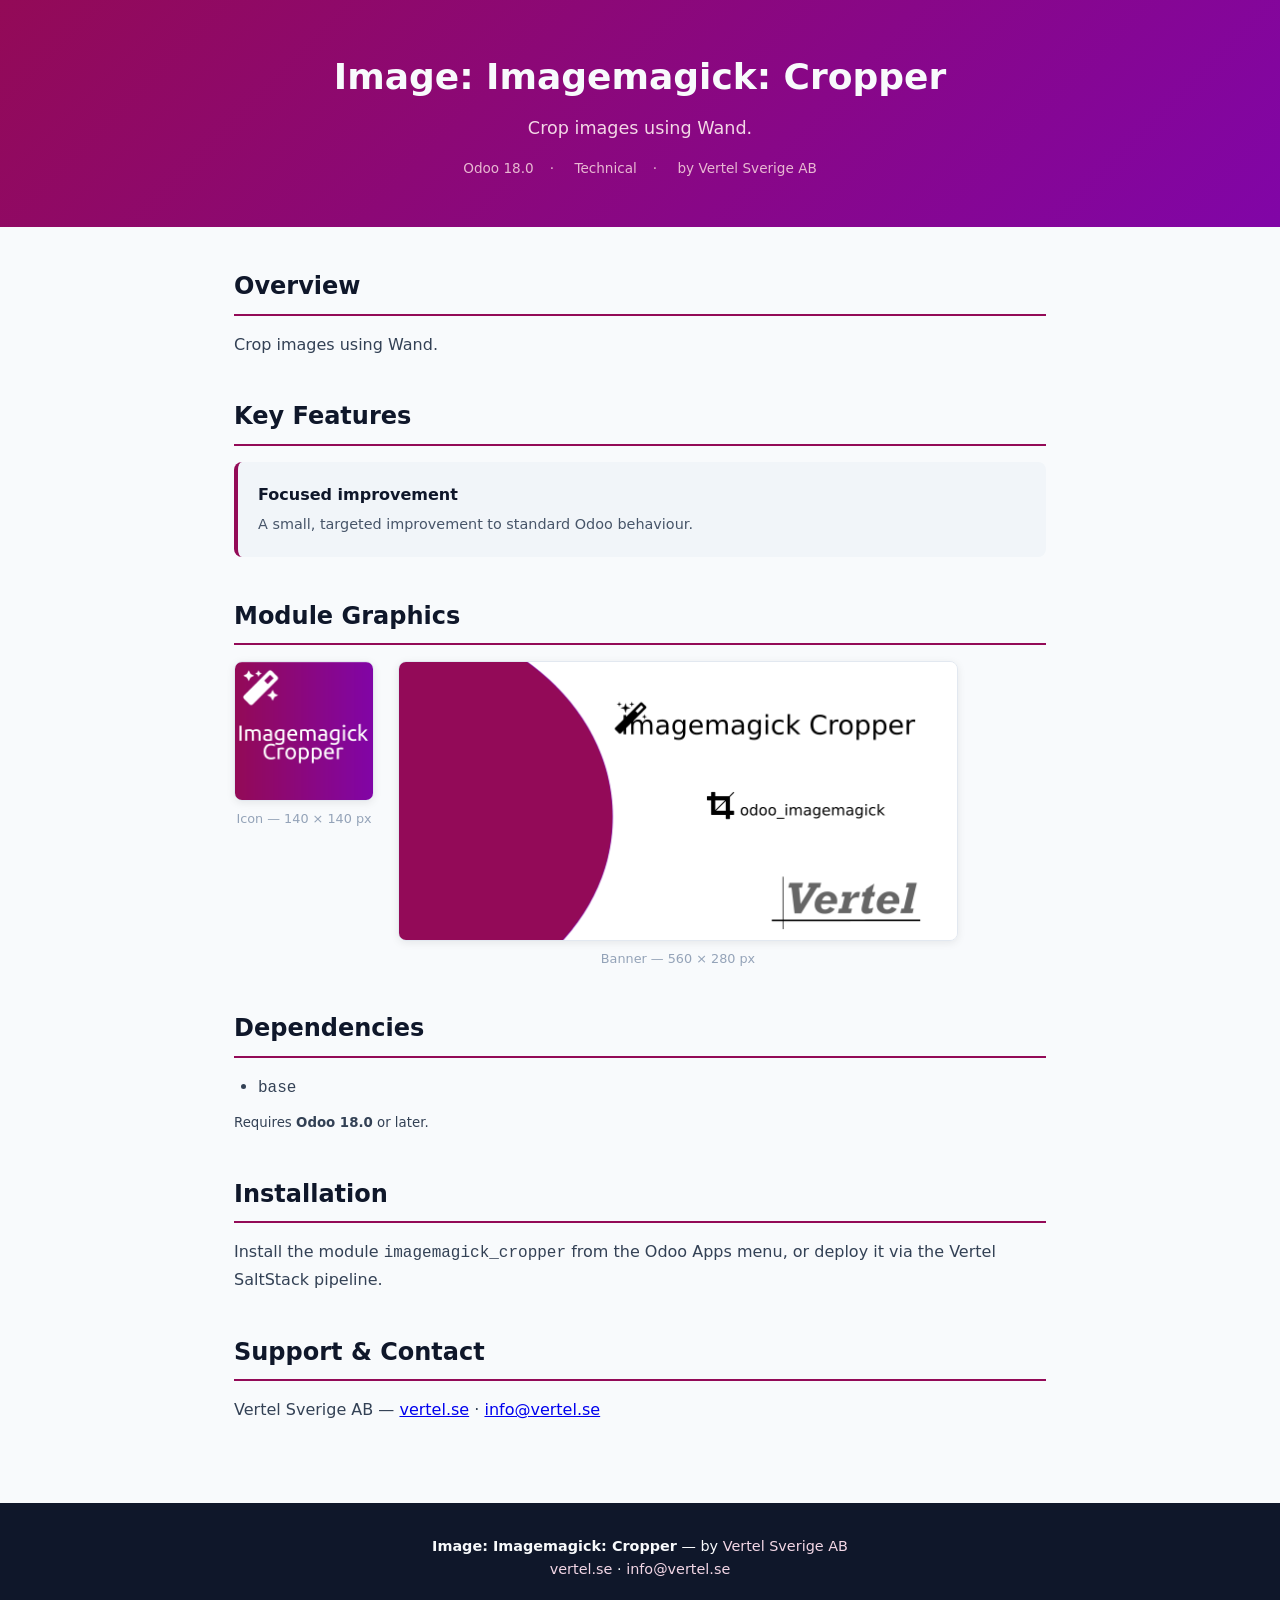
<file: imagemagick_cropper/static/description/index.html>
<!DOCTYPE html>
<html lang="en">
<head>
  <meta charset="UTF-8">
  <meta name="viewport" content="width=device-width, initial-scale=1.0">
  <title>Image: Imagemagick: Cropper &mdash; Vertel for Odoo</title>
  <style>
    :root { --navy:#0F172A; --darkBg:#1E293B; --white:#F8FAFC; --gray:#94A3B8;
             --lightGray:#E2E8F0; --brand:#930a57; --brand2:#8105a7; }
    * { margin:0; padding:0; box-sizing:border-box; }
    body { font-family:Inter,system-ui,-apple-system,sans-serif; color:var(--darkBg);
            background:var(--white); line-height:1.6; }
    .hero { background:linear-gradient(135deg,var(--brand),var(--brand2)); color:var(--white);
             padding:48px 32px; text-align:center; }
    .hero h1 { font-size:2.25rem; font-weight:800; margin-bottom:8px; }
    .hero .subtitle { font-size:1.1rem; color:#f3d7e6; }
    .hero .meta { margin-top:16px; font-size:0.85rem; color:#e8b8d2; }
    .hero .meta span { margin:0 8px; }
    .container { max-width:860px; margin:0 auto; padding:40px 24px; }
    section { margin-bottom:40px; }
    section h2 { font-size:1.5rem; font-weight:700; color:var(--navy);
                  margin-bottom:16px; padding-bottom:8px; border-bottom:2px solid var(--brand); }
    section p, section li { font-size:1rem; color:#334155; }
    section p { margin-bottom:12px; }
    section ul { padding-left:24px; }
    section li { margin-bottom:8px; }
    .feature-grid { display:grid; grid-template-columns:repeat(auto-fit,minmax(240px,1fr));
                     gap:16px; margin-top:16px; }
    .feature-card { background:#F1F5F9; border-radius:8px; padding:20px;
                     border-left:4px solid var(--brand); }
    .feature-card h4 { font-size:1rem; font-weight:600; color:var(--navy); margin-bottom:6px; }
    .feature-card p { font-size:0.9rem; color:#475569; margin:0; }
    .screenshots { display:flex; flex-wrap:wrap; gap:24px; align-items:flex-start; }
    .screenshots figure { margin:0; text-align:center; }
    .screenshots img { display:block; border-radius:8px;
                        box-shadow:0 2px 8px rgba(0,0,0,0.08);
                        border:1px solid var(--lightGray); }
    .screenshots figcaption { margin-top:8px; font-size:0.8rem; color:var(--gray); }
    footer { background:var(--navy); color:var(--white); text-align:center;
              padding:32px 24px; font-size:0.9rem; }
    footer a { color:#f3d7e6; text-decoration:none; }
  </style>
</head>
<body>
<div class="hero">
  <h1>Image: Imagemagick: Cropper</h1>
  <p class="subtitle">Crop images using Wand.</p>
  <div class="meta">
    <span>Odoo 18.0</span><span>&middot;</span>
    <span>Technical</span><span>&middot;</span>
    <span>by Vertel Sverige AB</span>
  </div>
</div>
<div class="container">
  <section id="overview">
    <h2>Overview</h2>
    <p>Crop images using Wand.</p>
  </section>
  <section id="features">
    <h2>Key Features</h2>
    <div class="feature-grid">
      <div class="feature-card"><h4>Focused improvement</h4><p>A small, targeted improvement to standard Odoo behaviour.</p></div>
    </div>
  </section>
  <section id="screenshots">
    <h2>Module Graphics</h2>
    <div class="screenshots">
      <figure>
        <img src="icon.png" alt="Image: Imagemagick: Cropper icon" width="140" height="140">
        <figcaption>Icon &mdash; 140 &times; 140 px</figcaption>
      </figure>
      <figure>
        <img src="banner.png" alt="Image: Imagemagick: Cropper banner" width="560" height="280">
        <figcaption>Banner &mdash; 560 &times; 280 px</figcaption>
      </figure>
    </div>
  </section>
  <section id="dependencies">
    <h2>Dependencies</h2>
    <ul><li><code>base</code></li></ul>
    <p><small>Requires <strong>Odoo 18.0</strong> or later.</small></p>
  </section>
  <section id="installation">
    <h2>Installation</h2>
    <p>Install the module <code>imagemagick_cropper</code> from the Odoo Apps menu,
       or deploy it via the Vertel SaltStack pipeline.</p>
  </section>
  <section id="support">
    <h2>Support &amp; Contact</h2>
    <p>Vertel Sverige AB &mdash; <a href="https://vertel.se">vertel.se</a> &middot;
       <a href="mailto:info@vertel.se">info@vertel.se</a></p>
  </section>
</div>
<footer>
  <p><strong>Image: Imagemagick: Cropper</strong> &mdash; by <a href="https://vertel.se">Vertel Sverige AB</a></p>
  <p><a href="https://vertel.se">vertel.se</a> &middot;
     <a href="mailto:info@vertel.se">info@vertel.se</a></p>
</footer>
</body>
</html>
</file>
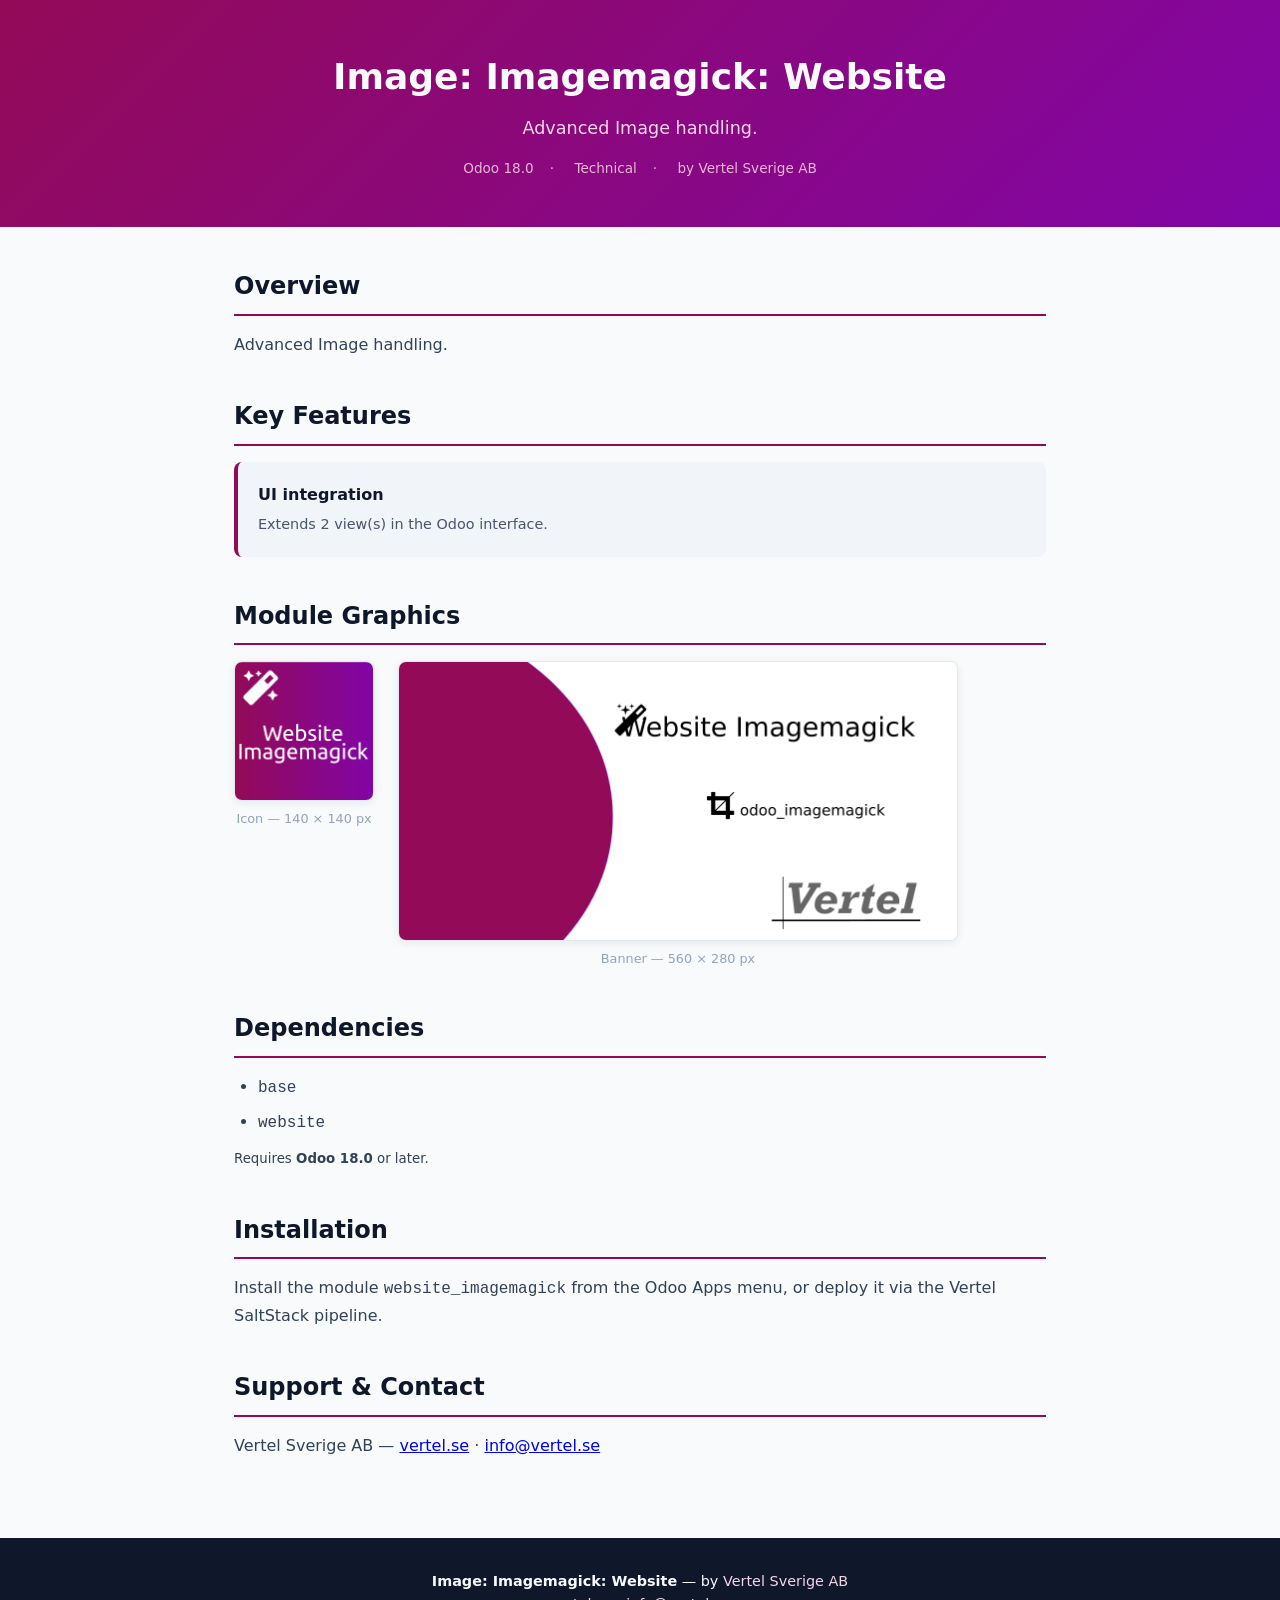
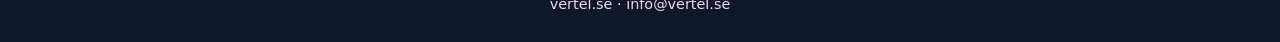
<file: website_imagemagick/static/description/index.html>
<!DOCTYPE html>
<html lang="en">
<head>
  <meta charset="UTF-8">
  <meta name="viewport" content="width=device-width, initial-scale=1.0">
  <title>Image: Imagemagick: Website &mdash; Vertel for Odoo</title>
  <style>
    :root { --navy:#0F172A; --darkBg:#1E293B; --white:#F8FAFC; --gray:#94A3B8;
             --lightGray:#E2E8F0; --brand:#930a57; --brand2:#8105a7; }
    * { margin:0; padding:0; box-sizing:border-box; }
    body { font-family:Inter,system-ui,-apple-system,sans-serif; color:var(--darkBg);
            background:var(--white); line-height:1.6; }
    .hero { background:linear-gradient(135deg,var(--brand),var(--brand2)); color:var(--white);
             padding:48px 32px; text-align:center; }
    .hero h1 { font-size:2.25rem; font-weight:800; margin-bottom:8px; }
    .hero .subtitle { font-size:1.1rem; color:#f3d7e6; }
    .hero .meta { margin-top:16px; font-size:0.85rem; color:#e8b8d2; }
    .hero .meta span { margin:0 8px; }
    .container { max-width:860px; margin:0 auto; padding:40px 24px; }
    section { margin-bottom:40px; }
    section h2 { font-size:1.5rem; font-weight:700; color:var(--navy);
                  margin-bottom:16px; padding-bottom:8px; border-bottom:2px solid var(--brand); }
    section p, section li { font-size:1rem; color:#334155; }
    section p { margin-bottom:12px; }
    section ul { padding-left:24px; }
    section li { margin-bottom:8px; }
    .feature-grid { display:grid; grid-template-columns:repeat(auto-fit,minmax(240px,1fr));
                     gap:16px; margin-top:16px; }
    .feature-card { background:#F1F5F9; border-radius:8px; padding:20px;
                     border-left:4px solid var(--brand); }
    .feature-card h4 { font-size:1rem; font-weight:600; color:var(--navy); margin-bottom:6px; }
    .feature-card p { font-size:0.9rem; color:#475569; margin:0; }
    .screenshots { display:flex; flex-wrap:wrap; gap:24px; align-items:flex-start; }
    .screenshots figure { margin:0; text-align:center; }
    .screenshots img { display:block; border-radius:8px;
                        box-shadow:0 2px 8px rgba(0,0,0,0.08);
                        border:1px solid var(--lightGray); }
    .screenshots figcaption { margin-top:8px; font-size:0.8rem; color:var(--gray); }
    footer { background:var(--navy); color:var(--white); text-align:center;
              padding:32px 24px; font-size:0.9rem; }
    footer a { color:#f3d7e6; text-decoration:none; }
  </style>
</head>
<body>
<div class="hero">
  <h1>Image: Imagemagick: Website</h1>
  <p class="subtitle">Advanced Image handling.</p>
  <div class="meta">
    <span>Odoo 18.0</span><span>&middot;</span>
    <span>Technical</span><span>&middot;</span>
    <span>by Vertel Sverige AB</span>
  </div>
</div>
<div class="container">
  <section id="overview">
    <h2>Overview</h2>
    <p>Advanced Image handling.</p>
  </section>
  <section id="features">
    <h2>Key Features</h2>
    <div class="feature-grid">
      <div class="feature-card"><h4>UI integration</h4><p>Extends 2 view(s) in the Odoo interface.</p></div>
    </div>
  </section>
  <section id="screenshots">
    <h2>Module Graphics</h2>
    <div class="screenshots">
      <figure>
        <img src="icon.png" alt="Image: Imagemagick: Website icon" width="140" height="140">
        <figcaption>Icon &mdash; 140 &times; 140 px</figcaption>
      </figure>
      <figure>
        <img src="banner.png" alt="Image: Imagemagick: Website banner" width="560" height="280">
        <figcaption>Banner &mdash; 560 &times; 280 px</figcaption>
      </figure>
    </div>
  </section>
  <section id="dependencies">
    <h2>Dependencies</h2>
    <ul><li><code>base</code></li><li><code>website</code></li></ul>
    <p><small>Requires <strong>Odoo 18.0</strong> or later.</small></p>
  </section>
  <section id="installation">
    <h2>Installation</h2>
    <p>Install the module <code>website_imagemagick</code> from the Odoo Apps menu,
       or deploy it via the Vertel SaltStack pipeline.</p>
  </section>
  <section id="support">
    <h2>Support &amp; Contact</h2>
    <p>Vertel Sverige AB &mdash; <a href="https://vertel.se">vertel.se</a> &middot;
       <a href="mailto:info@vertel.se">info@vertel.se</a></p>
  </section>
</div>
<footer>
  <p><strong>Image: Imagemagick: Website</strong> &mdash; by <a href="https://vertel.se">Vertel Sverige AB</a></p>
  <p><a href="https://vertel.se">vertel.se</a> &middot;
     <a href="mailto:info@vertel.se">info@vertel.se</a></p>
</footer>
</body>
</html>
</file>
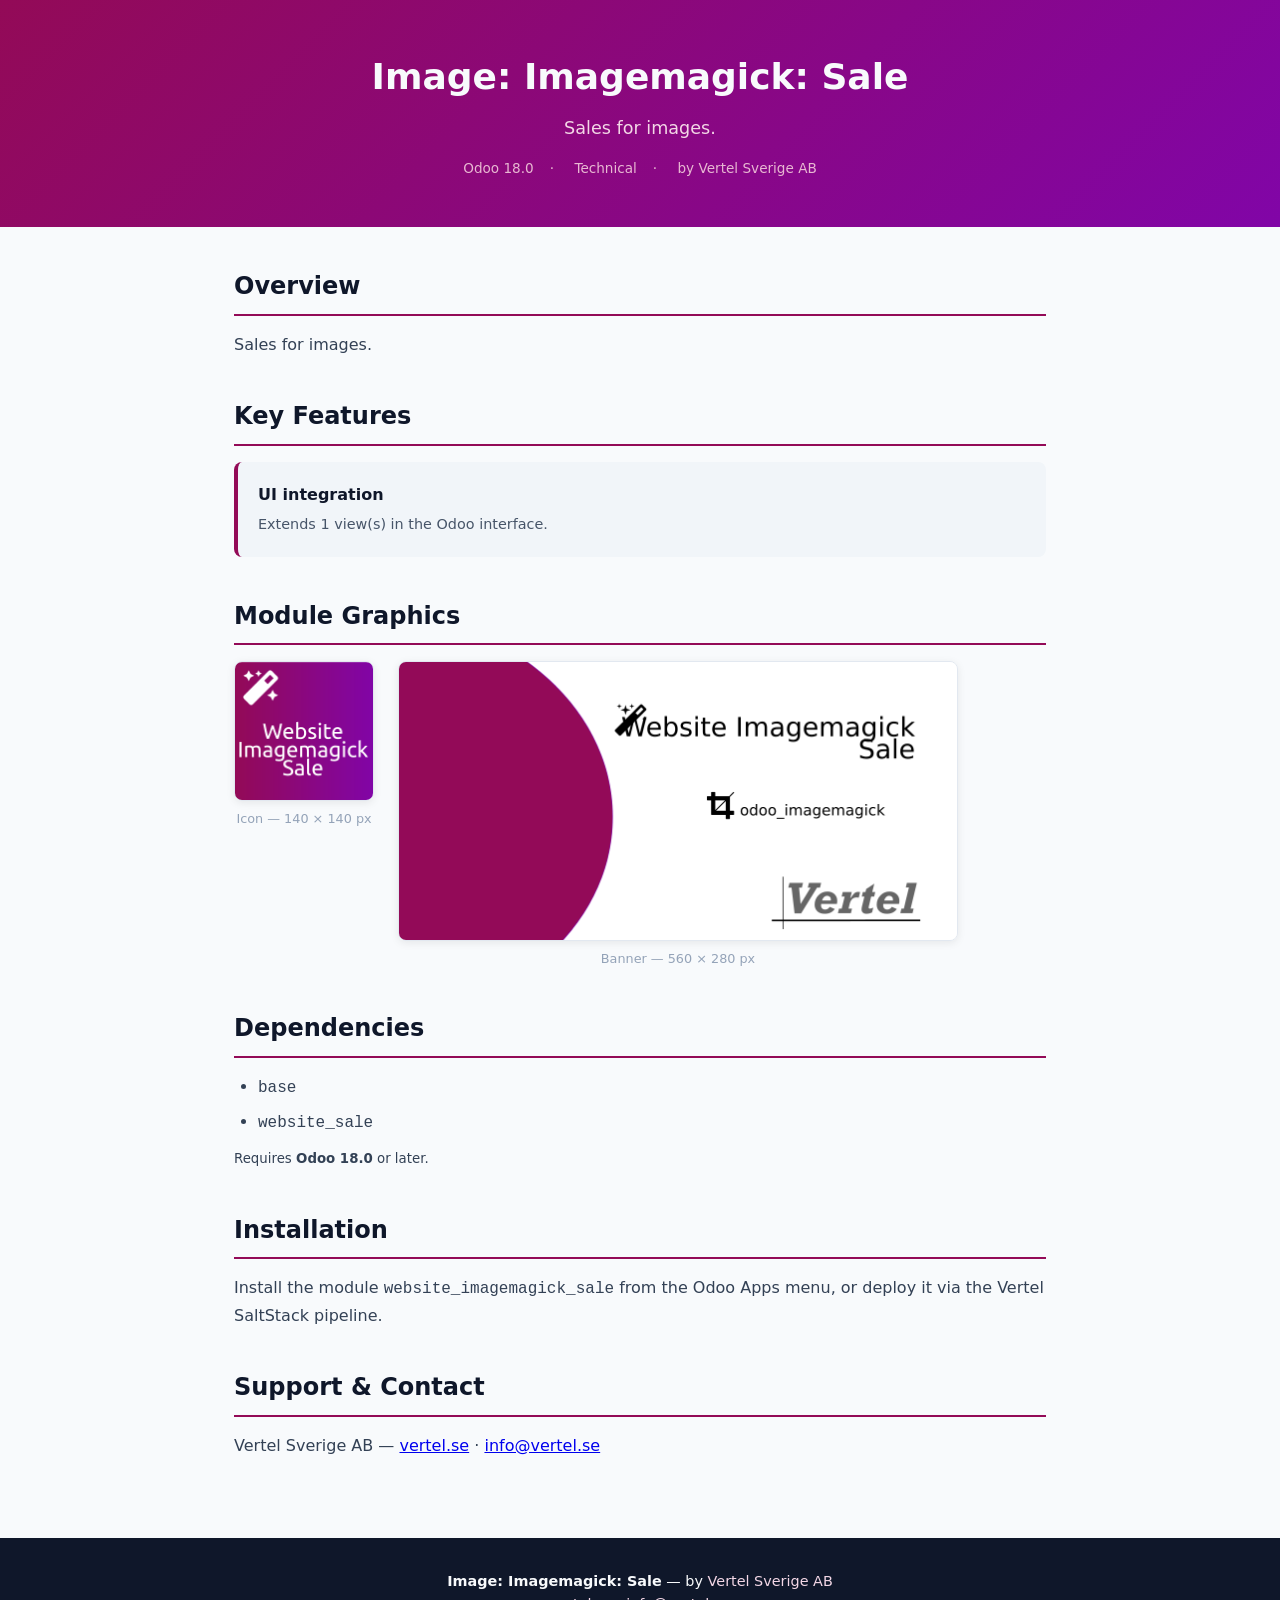
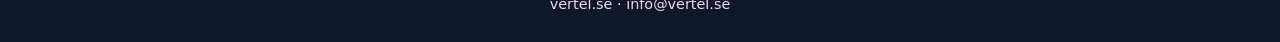
<file: website_imagemagick_sale/static/description/index.html>
<!DOCTYPE html>
<html lang="en">
<head>
  <meta charset="UTF-8">
  <meta name="viewport" content="width=device-width, initial-scale=1.0">
  <title>Image: Imagemagick: Sale &mdash; Vertel for Odoo</title>
  <style>
    :root { --navy:#0F172A; --darkBg:#1E293B; --white:#F8FAFC; --gray:#94A3B8;
             --lightGray:#E2E8F0; --brand:#930a57; --brand2:#8105a7; }
    * { margin:0; padding:0; box-sizing:border-box; }
    body { font-family:Inter,system-ui,-apple-system,sans-serif; color:var(--darkBg);
            background:var(--white); line-height:1.6; }
    .hero { background:linear-gradient(135deg,var(--brand),var(--brand2)); color:var(--white);
             padding:48px 32px; text-align:center; }
    .hero h1 { font-size:2.25rem; font-weight:800; margin-bottom:8px; }
    .hero .subtitle { font-size:1.1rem; color:#f3d7e6; }
    .hero .meta { margin-top:16px; font-size:0.85rem; color:#e8b8d2; }
    .hero .meta span { margin:0 8px; }
    .container { max-width:860px; margin:0 auto; padding:40px 24px; }
    section { margin-bottom:40px; }
    section h2 { font-size:1.5rem; font-weight:700; color:var(--navy);
                  margin-bottom:16px; padding-bottom:8px; border-bottom:2px solid var(--brand); }
    section p, section li { font-size:1rem; color:#334155; }
    section p { margin-bottom:12px; }
    section ul { padding-left:24px; }
    section li { margin-bottom:8px; }
    .feature-grid { display:grid; grid-template-columns:repeat(auto-fit,minmax(240px,1fr));
                     gap:16px; margin-top:16px; }
    .feature-card { background:#F1F5F9; border-radius:8px; padding:20px;
                     border-left:4px solid var(--brand); }
    .feature-card h4 { font-size:1rem; font-weight:600; color:var(--navy); margin-bottom:6px; }
    .feature-card p { font-size:0.9rem; color:#475569; margin:0; }
    .screenshots { display:flex; flex-wrap:wrap; gap:24px; align-items:flex-start; }
    .screenshots figure { margin:0; text-align:center; }
    .screenshots img { display:block; border-radius:8px;
                        box-shadow:0 2px 8px rgba(0,0,0,0.08);
                        border:1px solid var(--lightGray); }
    .screenshots figcaption { margin-top:8px; font-size:0.8rem; color:var(--gray); }
    footer { background:var(--navy); color:var(--white); text-align:center;
              padding:32px 24px; font-size:0.9rem; }
    footer a { color:#f3d7e6; text-decoration:none; }
  </style>
</head>
<body>
<div class="hero">
  <h1>Image: Imagemagick: Sale</h1>
  <p class="subtitle">Sales for images.</p>
  <div class="meta">
    <span>Odoo 18.0</span><span>&middot;</span>
    <span>Technical</span><span>&middot;</span>
    <span>by Vertel Sverige AB</span>
  </div>
</div>
<div class="container">
  <section id="overview">
    <h2>Overview</h2>
    <p>Sales for images.</p>
  </section>
  <section id="features">
    <h2>Key Features</h2>
    <div class="feature-grid">
      <div class="feature-card"><h4>UI integration</h4><p>Extends 1 view(s) in the Odoo interface.</p></div>
    </div>
  </section>
  <section id="screenshots">
    <h2>Module Graphics</h2>
    <div class="screenshots">
      <figure>
        <img src="icon.png" alt="Image: Imagemagick: Sale icon" width="140" height="140">
        <figcaption>Icon &mdash; 140 &times; 140 px</figcaption>
      </figure>
      <figure>
        <img src="banner.png" alt="Image: Imagemagick: Sale banner" width="560" height="280">
        <figcaption>Banner &mdash; 560 &times; 280 px</figcaption>
      </figure>
    </div>
  </section>
  <section id="dependencies">
    <h2>Dependencies</h2>
    <ul><li><code>base</code></li><li><code>website_sale</code></li></ul>
    <p><small>Requires <strong>Odoo 18.0</strong> or later.</small></p>
  </section>
  <section id="installation">
    <h2>Installation</h2>
    <p>Install the module <code>website_imagemagick_sale</code> from the Odoo Apps menu,
       or deploy it via the Vertel SaltStack pipeline.</p>
  </section>
  <section id="support">
    <h2>Support &amp; Contact</h2>
    <p>Vertel Sverige AB &mdash; <a href="https://vertel.se">vertel.se</a> &middot;
       <a href="mailto:info@vertel.se">info@vertel.se</a></p>
  </section>
</div>
<footer>
  <p><strong>Image: Imagemagick: Sale</strong> &mdash; by <a href="https://vertel.se">Vertel Sverige AB</a></p>
  <p><a href="https://vertel.se">vertel.se</a> &middot;
     <a href="mailto:info@vertel.se">info@vertel.se</a></p>
</footer>
</body>
</html>
</file>
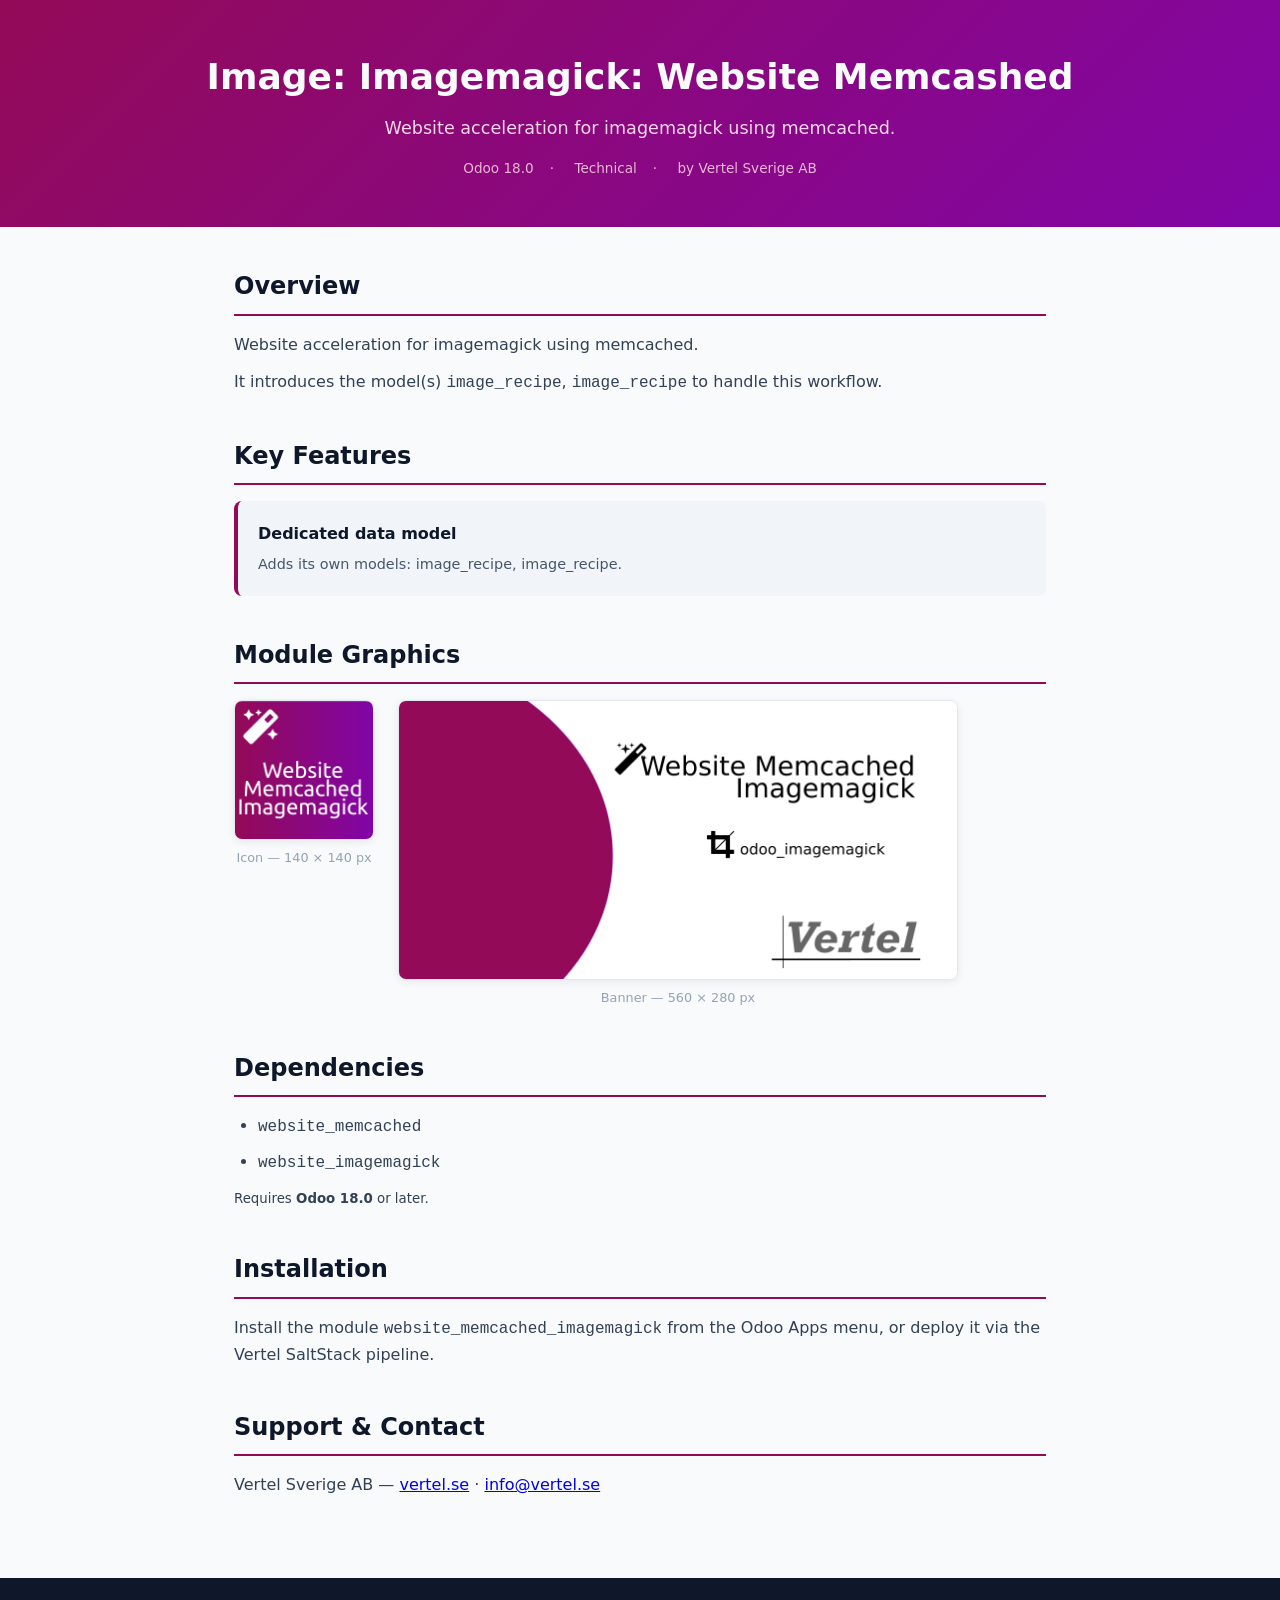
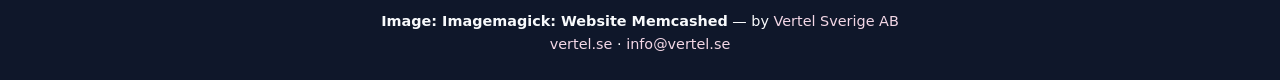
<file: website_memcached_imagemagick/static/description/index.html>
<!DOCTYPE html>
<html lang="en">
<head>
  <meta charset="UTF-8">
  <meta name="viewport" content="width=device-width, initial-scale=1.0">
  <title>Image: Imagemagick: Website Memcashed &mdash; Vertel for Odoo</title>
  <style>
    :root { --navy:#0F172A; --darkBg:#1E293B; --white:#F8FAFC; --gray:#94A3B8;
             --lightGray:#E2E8F0; --brand:#930a57; --brand2:#8105a7; }
    * { margin:0; padding:0; box-sizing:border-box; }
    body { font-family:Inter,system-ui,-apple-system,sans-serif; color:var(--darkBg);
            background:var(--white); line-height:1.6; }
    .hero { background:linear-gradient(135deg,var(--brand),var(--brand2)); color:var(--white);
             padding:48px 32px; text-align:center; }
    .hero h1 { font-size:2.25rem; font-weight:800; margin-bottom:8px; }
    .hero .subtitle { font-size:1.1rem; color:#f3d7e6; }
    .hero .meta { margin-top:16px; font-size:0.85rem; color:#e8b8d2; }
    .hero .meta span { margin:0 8px; }
    .container { max-width:860px; margin:0 auto; padding:40px 24px; }
    section { margin-bottom:40px; }
    section h2 { font-size:1.5rem; font-weight:700; color:var(--navy);
                  margin-bottom:16px; padding-bottom:8px; border-bottom:2px solid var(--brand); }
    section p, section li { font-size:1rem; color:#334155; }
    section p { margin-bottom:12px; }
    section ul { padding-left:24px; }
    section li { margin-bottom:8px; }
    .feature-grid { display:grid; grid-template-columns:repeat(auto-fit,minmax(240px,1fr));
                     gap:16px; margin-top:16px; }
    .feature-card { background:#F1F5F9; border-radius:8px; padding:20px;
                     border-left:4px solid var(--brand); }
    .feature-card h4 { font-size:1rem; font-weight:600; color:var(--navy); margin-bottom:6px; }
    .feature-card p { font-size:0.9rem; color:#475569; margin:0; }
    .screenshots { display:flex; flex-wrap:wrap; gap:24px; align-items:flex-start; }
    .screenshots figure { margin:0; text-align:center; }
    .screenshots img { display:block; border-radius:8px;
                        box-shadow:0 2px 8px rgba(0,0,0,0.08);
                        border:1px solid var(--lightGray); }
    .screenshots figcaption { margin-top:8px; font-size:0.8rem; color:var(--gray); }
    footer { background:var(--navy); color:var(--white); text-align:center;
              padding:32px 24px; font-size:0.9rem; }
    footer a { color:#f3d7e6; text-decoration:none; }
  </style>
</head>
<body>
<div class="hero">
  <h1>Image: Imagemagick: Website Memcashed</h1>
  <p class="subtitle">Website acceleration for imagemagick using memcached.</p>
  <div class="meta">
    <span>Odoo 18.0</span><span>&middot;</span>
    <span>Technical</span><span>&middot;</span>
    <span>by Vertel Sverige AB</span>
  </div>
</div>
<div class="container">
  <section id="overview">
    <h2>Overview</h2>
    <p>Website acceleration for imagemagick using memcached.</p>
    <p>It introduces the model(s) <code>image_recipe</code>, <code>image_recipe</code> to handle this workflow.</p>
  </section>
  <section id="features">
    <h2>Key Features</h2>
    <div class="feature-grid">
      <div class="feature-card"><h4>Dedicated data model</h4><p>Adds its own models: image_recipe, image_recipe.</p></div>
    </div>
  </section>
  <section id="screenshots">
    <h2>Module Graphics</h2>
    <div class="screenshots">
      <figure>
        <img src="icon.png" alt="Image: Imagemagick: Website Memcashed icon" width="140" height="140">
        <figcaption>Icon &mdash; 140 &times; 140 px</figcaption>
      </figure>
      <figure>
        <img src="banner.png" alt="Image: Imagemagick: Website Memcashed banner" width="560" height="280">
        <figcaption>Banner &mdash; 560 &times; 280 px</figcaption>
      </figure>
    </div>
  </section>
  <section id="dependencies">
    <h2>Dependencies</h2>
    <ul><li><code>website_memcached</code></li><li><code>website_imagemagick</code></li></ul>
    <p><small>Requires <strong>Odoo 18.0</strong> or later.</small></p>
  </section>
  <section id="installation">
    <h2>Installation</h2>
    <p>Install the module <code>website_memcached_imagemagick</code> from the Odoo Apps menu,
       or deploy it via the Vertel SaltStack pipeline.</p>
  </section>
  <section id="support">
    <h2>Support &amp; Contact</h2>
    <p>Vertel Sverige AB &mdash; <a href="https://vertel.se">vertel.se</a> &middot;
       <a href="mailto:info@vertel.se">info@vertel.se</a></p>
  </section>
</div>
<footer>
  <p><strong>Image: Imagemagick: Website Memcashed</strong> &mdash; by <a href="https://vertel.se">Vertel Sverige AB</a></p>
  <p><a href="https://vertel.se">vertel.se</a> &middot;
     <a href="mailto:info@vertel.se">info@vertel.se</a></p>
</footer>
</body>
</html>
</file>
